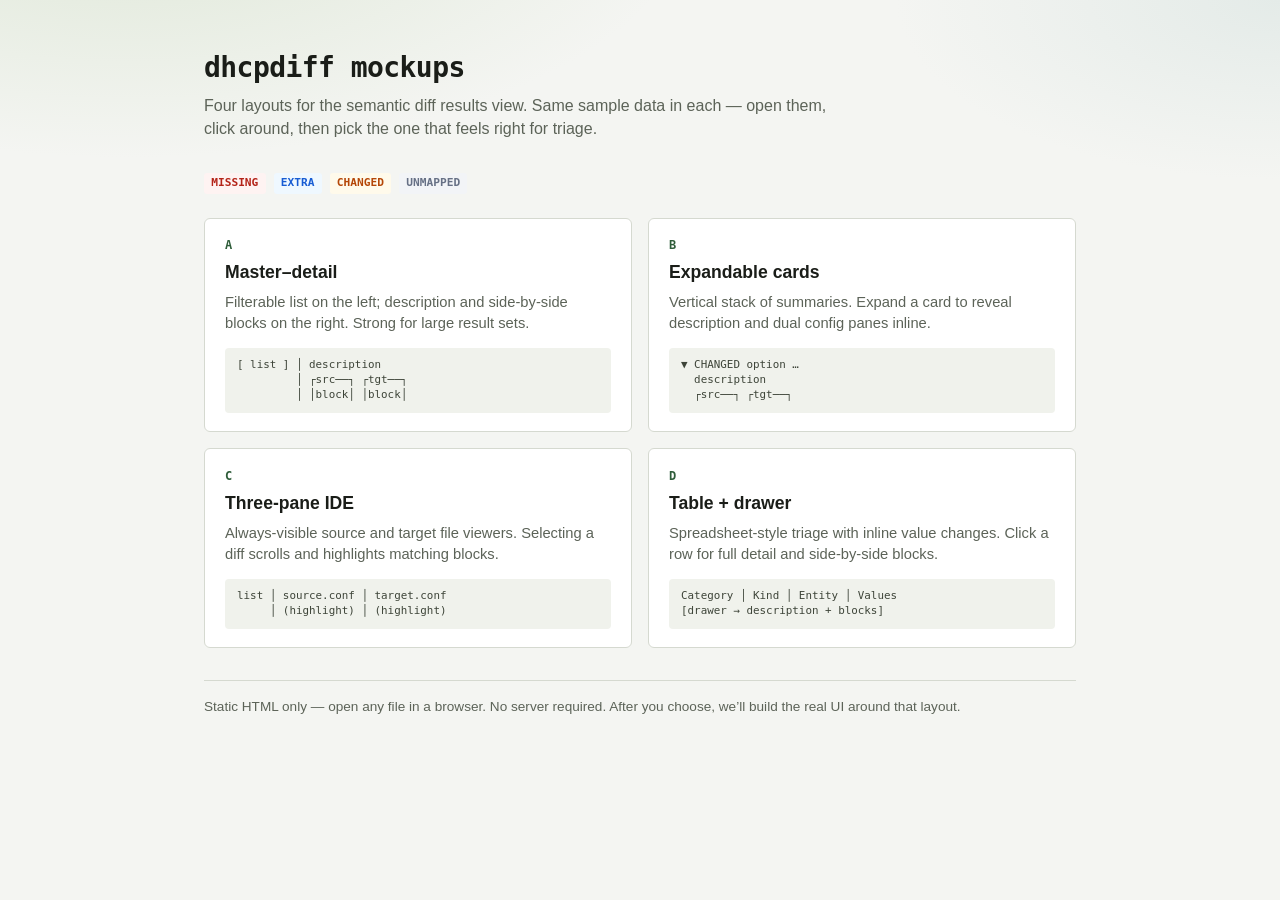
<file: mockups/index.html>
<!DOCTYPE html>
<html lang="en">
<head>
  <meta charset="utf-8" />
  <meta name="viewport" content="width=device-width, initial-scale=1" />
  <title>dhcpdiff — Diff view mockups</title>
  <style>
    :root {
      --bg: #f4f5f2;
      --surface: #ffffff;
      --ink: #1a1d18;
      --muted: #5c6358;
      --border: #d5d9d0;
      --accent: #2f5d3a;
      --missing: #b42318;
      --extra: #175cd3;
      --changed: #b54708;
      --unmapped: #667085;
    }
    * { box-sizing: border-box; }
    body {
      margin: 0;
      font-family: "IBM Plex Sans", "Segoe UI", sans-serif;
      background:
        radial-gradient(ellipse 80% 50% at 10% -10%, #dfe8d8 0%, transparent 55%),
        radial-gradient(ellipse 60% 40% at 100% 0%, #e4ebe8 0%, transparent 50%),
        var(--bg);
      color: var(--ink);
      min-height: 100vh;
      line-height: 1.45;
    }
    main {
      max-width: 920px;
      margin: 0 auto;
      padding: 3rem 1.5rem 4rem;
    }
    h1 {
      font-family: "IBM Plex Mono", "SF Mono", ui-monospace, monospace;
      font-size: 1.75rem;
      font-weight: 600;
      letter-spacing: -0.02em;
      margin: 0 0 0.35rem;
    }
    .lede {
      color: var(--muted);
      max-width: 40rem;
      margin: 0 0 2rem;
    }
    .grid {
      display: grid;
      gap: 1rem;
    }
    @media (min-width: 700px) {
      .grid { grid-template-columns: 1fr 1fr; }
    }
    a.card {
      display: block;
      text-decoration: none;
      color: inherit;
      background: var(--surface);
      border: 1px solid var(--border);
      border-radius: 6px;
      padding: 1.15rem 1.25rem;
      transition: border-color 120ms ease, transform 120ms ease;
    }
    a.card:hover {
      border-color: var(--accent);
      transform: translateY(-1px);
    }
    a.card:focus-visible {
      outline: 2px solid var(--accent);
      outline-offset: 2px;
    }
    .label {
      font-family: "IBM Plex Mono", ui-monospace, monospace;
      font-size: 0.75rem;
      font-weight: 600;
      text-transform: uppercase;
      letter-spacing: 0.06em;
      color: var(--accent);
      margin-bottom: 0.35rem;
    }
    .card h2 {
      font-size: 1.1rem;
      margin: 0 0 0.4rem;
      font-weight: 600;
    }
    .card p {
      margin: 0;
      font-size: 0.92rem;
      color: var(--muted);
    }
    .ascii {
      margin-top: 0.85rem;
      padding: 0.65rem 0.75rem;
      background: #f0f2ec;
      border-radius: 4px;
      font-family: "IBM Plex Mono", ui-monospace, monospace;
      font-size: 0.68rem;
      line-height: 1.35;
      color: #3d4438;
      white-space: pre;
      overflow-x: auto;
    }
    .note {
      margin-top: 2rem;
      font-size: 0.85rem;
      color: var(--muted);
      border-top: 1px solid var(--border);
      padding-top: 1rem;
    }
    .swatches {
      display: flex;
      flex-wrap: wrap;
      gap: 0.5rem;
      margin-top: 0.75rem;
    }
    .swatch {
      font-family: "IBM Plex Mono", ui-monospace, monospace;
      font-size: 0.7rem;
      padding: 0.15rem 0.45rem;
      border-radius: 3px;
      font-weight: 600;
    }
    .swatch.missing { background: #fef3f2; color: var(--missing); }
    .swatch.extra { background: #eff8ff; color: var(--extra); }
    .swatch.changed { background: #fffaeb; color: var(--changed); }
    .swatch.unmapped { background: #f2f4f7; color: var(--unmapped); }
  </style>
</head>
<body>
  <main>
    <h1>dhcpdiff mockups</h1>
    <p class="lede">
      Four layouts for the semantic diff results view. Same sample data in each —
      open them, click around, then pick the one that feels right for triage.
    </p>
    <div class="swatches">
      <span class="swatch missing">MISSING</span>
      <span class="swatch extra">EXTRA</span>
      <span class="swatch changed">CHANGED</span>
      <span class="swatch unmapped">UNMAPPED</span>
    </div>
    <div class="grid" style="margin-top: 1.5rem;">
      <a class="card" href="a-master-detail.html">
        <div class="label">A</div>
        <h2>Master–detail</h2>
        <p>Filterable list on the left; description and side-by-side blocks on the right. Strong for large result sets.</p>
        <div class="ascii">[ list ] │ description
         │ ┌src──┐ ┌tgt──┐
         │ │block│ │block│</div>
      </a>
      <a class="card" href="b-cards.html">
        <div class="label">B</div>
        <h2>Expandable cards</h2>
        <p>Vertical stack of summaries. Expand a card to reveal description and dual config panes inline.</p>
        <div class="ascii">▼ CHANGED option …
  description
  ┌src──┐ ┌tgt──┐</div>
      </a>
      <a class="card" href="c-ide.html">
        <div class="label">C</div>
        <h2>Three-pane IDE</h2>
        <p>Always-visible source and target file viewers. Selecting a diff scrolls and highlights matching blocks.</p>
        <div class="ascii">list │ source.conf │ target.conf
     │ (highlight) │ (highlight)</div>
      </a>
      <a class="card" href="d-table-drawer.html">
        <div class="label">D</div>
        <h2>Table + drawer</h2>
        <p>Spreadsheet-style triage with inline value changes. Click a row for full detail and side-by-side blocks.</p>
        <div class="ascii">Category │ Kind │ Entity │ Values
[drawer → description + blocks]</div>
      </a>
    </div>
    <p class="note">
      Static HTML only — open any file in a browser. No server required.
      After you choose, we’ll build the real UI around that layout.
    </p>
  </main>
</body>
</html>
</file>
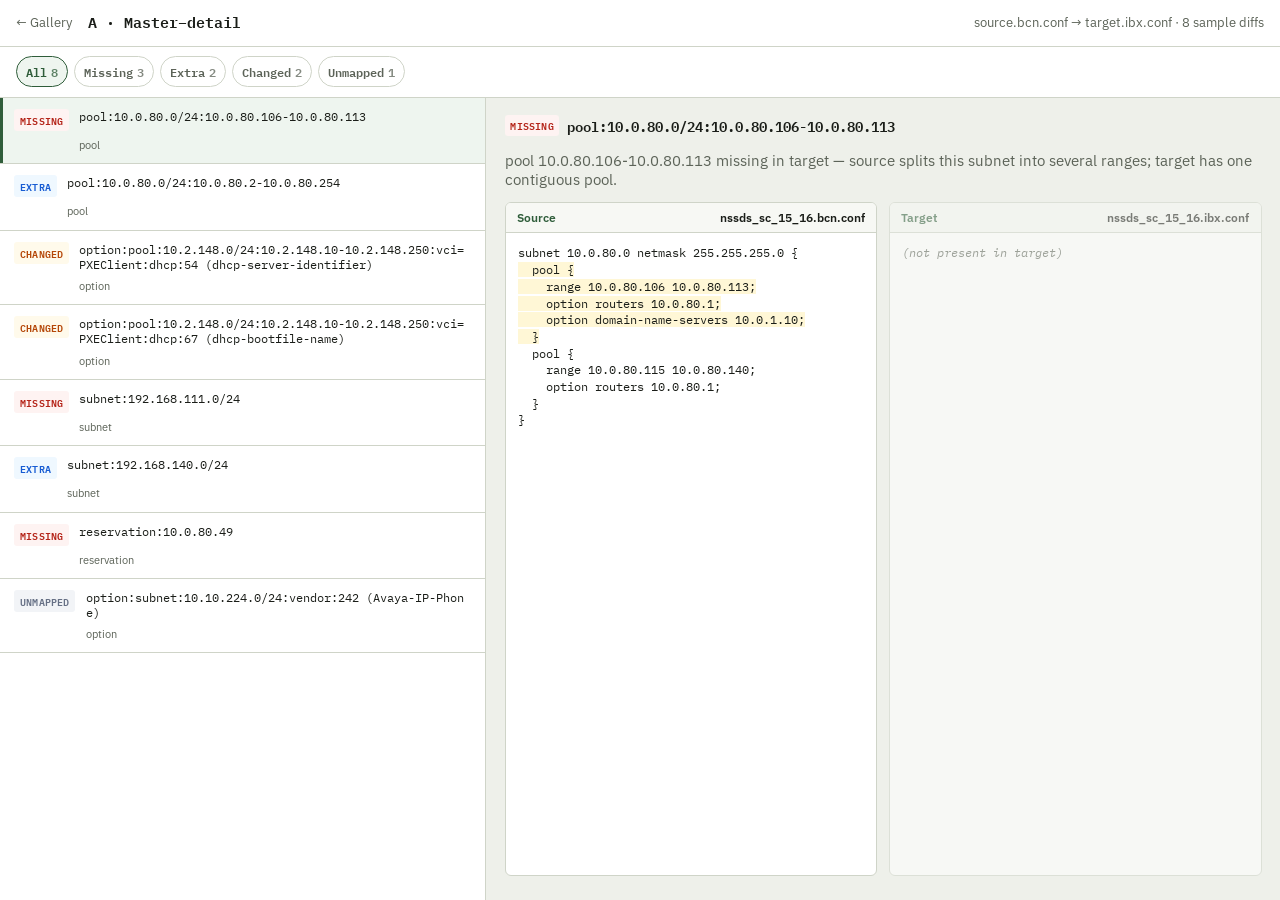
<file: mockups/a-master-detail.html>
<!DOCTYPE html>
<html lang="en">
<head>
  <meta charset="utf-8" />
  <meta name="viewport" content="width=device-width, initial-scale=1" />
  <title>A — Master–detail · dhcpdiff mockup</title>
  <link rel="preconnect" href="https://fonts.googleapis.com" />
  <link rel="preconnect" href="https://fonts.gstatic.com" crossorigin />
  <link href="https://fonts.googleapis.com/css2?family=IBM+Plex+Mono:wght@400;500;600&family=IBM+Plex+Sans:wght@400;500;600&display=swap" rel="stylesheet" />
  <style>
    :root {
      --bg: #eef0ea;
      --surface: #ffffff;
      --ink: #1a1d18;
      --muted: #5c6358;
      --border: #cfd4c8;
      --accent: #2f5d3a;
      --missing: #b42318;
      --missing-bg: #fef3f2;
      --extra: #175cd3;
      --extra-bg: #eff8ff;
      --changed: #b54708;
      --changed-bg: #fffaeb;
      --unmapped: #667085;
      --unmapped-bg: #f2f4f7;
      --code-bg: #f7f8f4;
      --hl: #fff7d6;
    }
    * { box-sizing: border-box; }
    body {
      margin: 0;
      height: 100vh;
      display: flex;
      flex-direction: column;
      font-family: "IBM Plex Sans", "Segoe UI", sans-serif;
      color: var(--ink);
      background: var(--bg);
    }
    header.app {
      display: flex;
      align-items: center;
      gap: 1rem;
      padding: 0.65rem 1rem;
      background: var(--surface);
      border-bottom: 1px solid var(--border);
      flex-shrink: 0;
    }
    header.app a.back {
      font-size: 0.8rem;
      color: var(--muted);
      text-decoration: none;
    }
    header.app a.back:hover { color: var(--accent); }
    header.app h1 {
      font-family: "IBM Plex Mono", ui-monospace, monospace;
      font-size: 0.95rem;
      font-weight: 600;
      margin: 0;
    }
    header.app .meta {
      margin-left: auto;
      font-size: 0.8rem;
      color: var(--muted);
    }
    .toolbar {
      display: flex;
      flex-wrap: wrap;
      gap: 0.5rem;
      align-items: center;
      padding: 0.6rem 1rem;
      background: var(--surface);
      border-bottom: 1px solid var(--border);
      flex-shrink: 0;
    }
    .counts { display: flex; gap: 0.4rem; flex-wrap: wrap; }
    .chip {
      font-family: "IBM Plex Mono", ui-monospace, monospace;
      font-size: 0.72rem;
      font-weight: 600;
      padding: 0.28rem 0.55rem;
      border-radius: 999px;
      border: 1px solid var(--border);
      background: #fff;
      color: var(--muted);
      cursor: pointer;
    }
    .chip.active { border-color: var(--accent); color: var(--accent); background: #eef5ef; }
    .chip .n { opacity: 0.75; margin-left: 0.25rem; }
    .badge {
      font-family: "IBM Plex Mono", ui-monospace, monospace;
      font-size: 0.65rem;
      font-weight: 600;
      padding: 0.12rem 0.35rem;
      border-radius: 3px;
      letter-spacing: 0.02em;
    }
    .badge.missing { background: var(--missing-bg); color: var(--missing); }
    .badge.extra { background: var(--extra-bg); color: var(--extra); }
    .badge.changed { background: var(--changed-bg); color: var(--changed); }
    .badge.unmapped { background: var(--unmapped-bg); color: var(--unmapped); }
    .workspace {
      flex: 1;
      display: grid;
      grid-template-columns: minmax(280px, 38%) 1fr;
      min-height: 0;
    }
    .list-pane {
      border-right: 1px solid var(--border);
      background: var(--surface);
      overflow: auto;
    }
    .list-item {
      display: grid;
      grid-template-columns: auto 1fr;
      gap: 0.45rem 0.65rem;
      padding: 0.7rem 0.9rem;
      border-bottom: 1px solid var(--border);
      cursor: pointer;
      align-items: start;
    }
    .list-item:hover { background: #f7f8f4; }
    .list-item.selected {
      background: #eef5ef;
      box-shadow: inset 3px 0 0 var(--accent);
    }
    .list-item .key {
      font-family: "IBM Plex Mono", ui-monospace, monospace;
      font-size: 0.75rem;
      word-break: break-all;
      grid-column: 2;
    }
    .list-item .kind {
      font-size: 0.7rem;
      color: var(--muted);
      grid-column: 2;
    }
    .detail-pane {
      overflow: auto;
      padding: 1rem 1.15rem 1.5rem;
      display: flex;
      flex-direction: column;
      gap: 0.85rem;
    }
    .detail-pane.empty {
      color: var(--muted);
      align-items: center;
      justify-content: center;
    }
    .detail-head {
      display: flex;
      flex-wrap: wrap;
      gap: 0.5rem;
      align-items: center;
    }
    .detail-head h2 {
      font-family: "IBM Plex Mono", ui-monospace, monospace;
      font-size: 0.9rem;
      font-weight: 600;
      margin: 0;
      word-break: break-all;
    }
    .detail-desc {
      font-size: 0.92rem;
      color: var(--muted);
      margin: 0;
    }
    .values {
      display: flex;
      gap: 0.75rem;
      flex-wrap: wrap;
      font-family: "IBM Plex Mono", ui-monospace, monospace;
      font-size: 0.8rem;
    }
    .values span {
      background: var(--code-bg);
      border: 1px solid var(--border);
      padding: 0.35rem 0.55rem;
      border-radius: 4px;
    }
    .values .arrow { background: none; border: none; color: var(--muted); padding: 0.35rem 0; }
    .dual {
      display: grid;
      grid-template-columns: 1fr 1fr;
      gap: 0.75rem;
      min-height: 0;
      flex: 1;
    }
    @media (max-width: 900px) {
      .workspace { grid-template-columns: 1fr; }
      .dual { grid-template-columns: 1fr; }
    }
    .code-panel {
      border: 1px solid var(--border);
      border-radius: 6px;
      background: var(--surface);
      display: flex;
      flex-direction: column;
      min-height: 220px;
      overflow: hidden;
    }
    .code-panel header {
      display: flex;
      justify-content: space-between;
      align-items: center;
      padding: 0.45rem 0.7rem;
      border-bottom: 1px solid var(--border);
      background: var(--code-bg);
      font-size: 0.75rem;
      font-weight: 600;
    }
    .code-panel header .side { color: var(--accent); }
    .code-panel pre {
      margin: 0;
      padding: 0.75rem;
      overflow: auto;
      flex: 1;
      font-family: "IBM Plex Mono", ui-monospace, monospace;
      font-size: 0.72rem;
      line-height: 1.45;
      white-space: pre;
    }
    .code-panel pre .hl {
      background: var(--hl);
      display: inline;
      box-decoration-break: clone;
      -webkit-box-decoration-break: clone;
    }
    .code-panel.absent { opacity: 0.55; }
    .code-panel.absent pre { color: var(--muted); font-style: italic; }
  </style>
</head>
<body>
  <header class="app">
    <a class="back" href="index.html">← Gallery</a>
    <h1>A · Master–detail</h1>
    <span class="meta">source.bcn.conf → target.ibx.conf · 8 sample diffs</span>
  </header>
  <div class="toolbar" id="toolbar"></div>
  <div class="workspace">
    <div class="list-pane" id="list"></div>
    <div class="detail-pane empty" id="detail">Select a difference</div>
  </div>
  <script src="sample-data.js"></script>
  <script>
    const state = { filter: "all", selected: 0 };

    function renderToolbar() {
      const counts = SAMPLE_COUNTS;
      const cats = [
        ["all", "All", counts.all],
        ["missing", "Missing", counts.missing],
        ["extra", "Extra", counts.extra],
        ["changed", "Changed", counts.changed],
        ["unmapped", "Unmapped", counts.unmapped],
      ];
      document.getElementById("toolbar").innerHTML =
        `<div class="counts">${cats.map(([id, label, n]) =>
          `<button type="button" class="chip ${state.filter === id ? "active" : ""}" data-f="${id}">${label}<span class="n">${n}</span></button>`
        ).join("")}</div>`;
      document.querySelectorAll(".chip").forEach((b) => {
        b.addEventListener("click", () => {
          state.filter = b.dataset.f;
          const visible = filtered();
          if (!visible.find((d) => d.id === state.selected)) {
            state.selected = visible[0]?.id ?? null;
          }
          render();
        });
      });
    }

    function filtered() {
      if (state.filter === "all") return SAMPLE_DIFFS;
      return SAMPLE_DIFFS.filter((d) => d.category === state.filter);
    }

    function renderList() {
      const items = filtered();
      document.getElementById("list").innerHTML = items.map((d) => `
        <div class="list-item ${d.id === state.selected ? "selected" : ""}" data-id="${d.id}">
          <span class="badge ${d.category}">${d.categoryLabel}</span>
          <div class="key">${escapeHtml(d.entityKey)}</div>
          <div class="kind">${d.kind}</div>
        </div>
      `).join("");
      document.querySelectorAll(".list-item").forEach((el) => {
        el.addEventListener("click", () => {
          state.selected = Number(el.dataset.id);
          render();
        });
      });
    }

    function renderDetail() {
      const d = SAMPLE_DIFFS.find((x) => x.id === state.selected);
      const pane = document.getElementById("detail");
      if (!d) {
        pane.className = "detail-pane empty";
        pane.textContent = "No differences in this filter";
        return;
      }
      pane.className = "detail-pane";
      const values = d.sourceValue != null
        ? `<div class="values"><span>source: ${escapeHtml(d.sourceValue)}</span><span class="arrow">→</span><span>target: ${escapeHtml(d.targetValue)}</span></div>`
        : "";
      pane.innerHTML = `
        <div class="detail-head">
          <span class="badge ${d.category}">${d.categoryLabel}</span>
          <h2>${escapeHtml(d.entityKey)}</h2>
        </div>
        <p class="detail-desc">${escapeHtml(d.detail)}</p>
        ${values}
        <div class="dual">
          <div class="code-panel ${d.sourceBlock ? "" : "absent"}">
            <header><span class="side">Source</span><span>${escapeHtml(d.sourceFile)}</span></header>
            <pre>${d.sourceBlock ? formatBlock(d.sourceBlock, d.highlightLines?.source) : "(not present in source)"}</pre>
          </div>
          <div class="code-panel ${d.targetBlock ? "" : "absent"}">
            <header><span class="side">Target</span><span>${escapeHtml(d.targetFile)}</span></header>
            <pre>${d.targetBlock ? formatBlock(d.targetBlock, d.highlightLines?.target) : "(not present in target)"}</pre>
          </div>
        </div>
      `;
    }

    function formatBlock(text, hlLines) {
      const set = new Set(hlLines || []);
      return text.split("\n").map((line, i) => {
        const n = i + 1;
        const body = escapeHtml(line) || " ";
        return set.has(n) ? `<span class="hl">${body}</span>\n` : `${body}\n`;
      }).join("").replace(/\n$/, "");
    }

    function escapeHtml(s) {
      return String(s)
        .replace(/&/g, "&amp;")
        .replace(/</g, "&lt;")
        .replace(/>/g, "&gt;")
        .replace(/"/g, "&quot;");
    }

    function render() {
      renderToolbar();
      renderList();
      renderDetail();
    }

    render();
  </script>
</body>
</html>
</file>
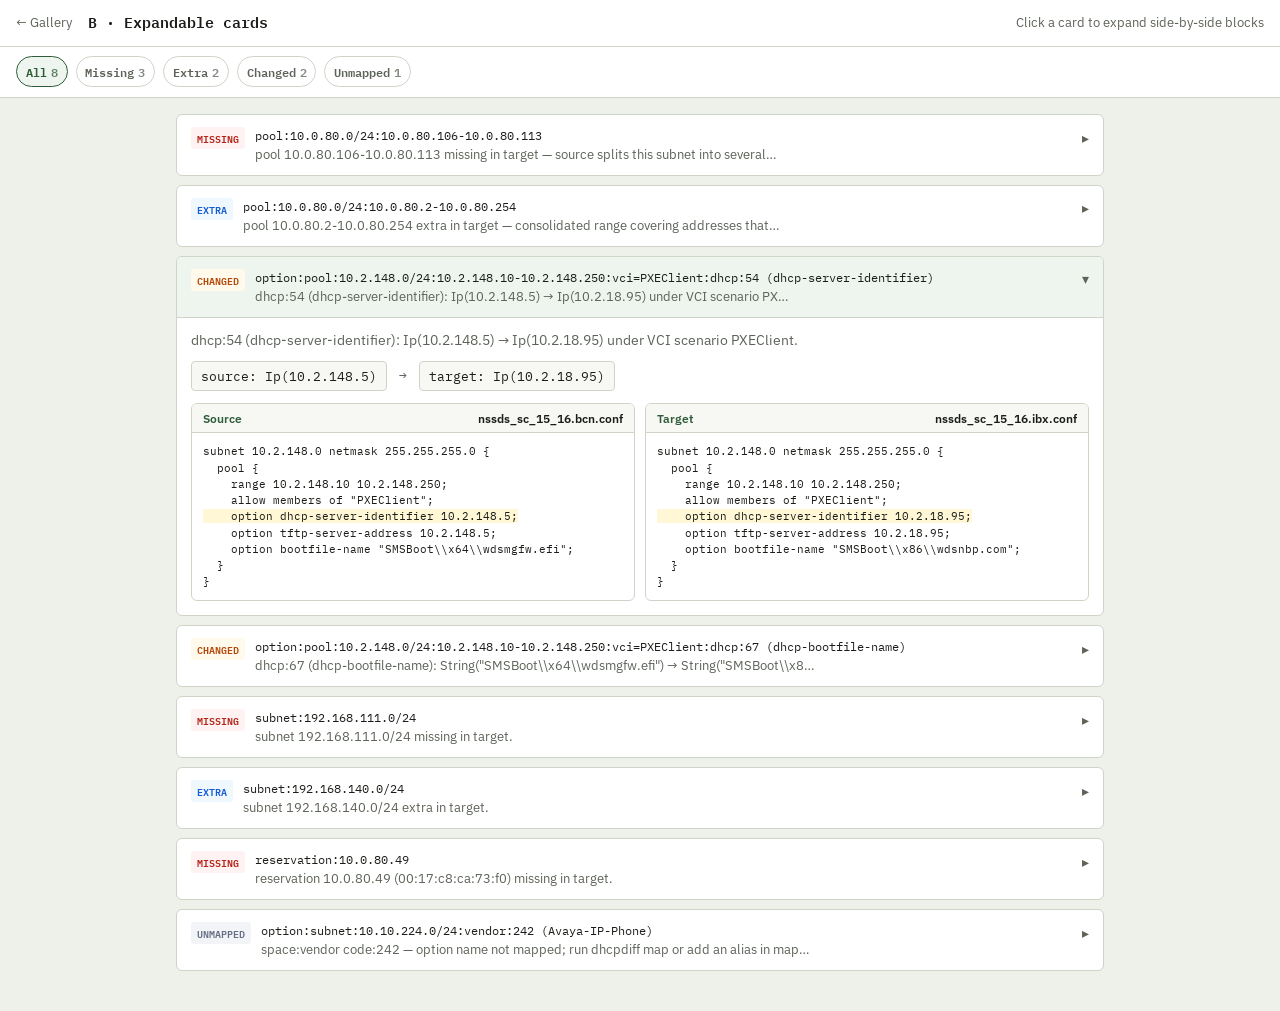
<file: mockups/b-cards.html>
<!DOCTYPE html>
<html lang="en">
<head>
  <meta charset="utf-8" />
  <meta name="viewport" content="width=device-width, initial-scale=1" />
  <title>B — Expandable cards · dhcpdiff mockup</title>
  <link rel="preconnect" href="https://fonts.googleapis.com" />
  <link rel="preconnect" href="https://fonts.gstatic.com" crossorigin />
  <link href="https://fonts.googleapis.com/css2?family=IBM+Plex+Mono:wght@400;500;600&family=IBM+Plex+Sans:wght@400;500;600&display=swap" rel="stylesheet" />
  <style>
    :root {
      --bg: #eef0ea;
      --surface: #ffffff;
      --ink: #1a1d18;
      --muted: #5c6358;
      --border: #cfd4c8;
      --accent: #2f5d3a;
      --missing: #b42318;
      --missing-bg: #fef3f2;
      --extra: #175cd3;
      --extra-bg: #eff8ff;
      --changed: #b54708;
      --changed-bg: #fffaeb;
      --unmapped: #667085;
      --unmapped-bg: #f2f4f7;
      --code-bg: #f7f8f4;
      --hl: #fff7d6;
    }
    * { box-sizing: border-box; }
    body {
      margin: 0;
      min-height: 100vh;
      font-family: "IBM Plex Sans", "Segoe UI", sans-serif;
      color: var(--ink);
      background: var(--bg);
    }
    header.app {
      position: sticky;
      top: 0;
      z-index: 10;
      display: flex;
      align-items: center;
      gap: 1rem;
      padding: 0.65rem 1rem;
      background: var(--surface);
      border-bottom: 1px solid var(--border);
    }
    header.app a.back { font-size: 0.8rem; color: var(--muted); text-decoration: none; }
    header.app a.back:hover { color: var(--accent); }
    header.app h1 {
      font-family: "IBM Plex Mono", ui-monospace, monospace;
      font-size: 0.95rem;
      font-weight: 600;
      margin: 0;
    }
    header.app .meta { margin-left: auto; font-size: 0.8rem; color: var(--muted); }
    .toolbar {
      position: sticky;
      top: 45px;
      z-index: 9;
      display: flex;
      flex-wrap: wrap;
      gap: 0.5rem;
      padding: 0.6rem 1rem;
      background: var(--surface);
      border-bottom: 1px solid var(--border);
    }
    .chip {
      font-family: "IBM Plex Mono", ui-monospace, monospace;
      font-size: 0.72rem;
      font-weight: 600;
      padding: 0.28rem 0.55rem;
      border-radius: 999px;
      border: 1px solid var(--border);
      background: #fff;
      color: var(--muted);
      cursor: pointer;
    }
    .chip.active { border-color: var(--accent); color: var(--accent); background: #eef5ef; }
    .chip .n { opacity: 0.75; margin-left: 0.25rem; }
    .badge {
      font-family: "IBM Plex Mono", ui-monospace, monospace;
      font-size: 0.65rem;
      font-weight: 600;
      padding: 0.12rem 0.35rem;
      border-radius: 3px;
    }
    .badge.missing { background: var(--missing-bg); color: var(--missing); }
    .badge.extra { background: var(--extra-bg); color: var(--extra); }
    .badge.changed { background: var(--changed-bg); color: var(--changed); }
    .badge.unmapped { background: var(--unmapped-bg); color: var(--unmapped); }
    main {
      max-width: 960px;
      margin: 0 auto;
      padding: 1rem 1rem 2.5rem;
      display: flex;
      flex-direction: column;
      gap: 0.55rem;
    }
    .card {
      background: var(--surface);
      border: 1px solid var(--border);
      border-radius: 6px;
      overflow: hidden;
    }
    .card-head {
      display: grid;
      grid-template-columns: auto 1fr auto;
      gap: 0.65rem;
      align-items: start;
      padding: 0.75rem 0.9rem;
      cursor: pointer;
      width: 100%;
      text-align: left;
      border: none;
      background: transparent;
      font: inherit;
      color: inherit;
    }
    .card-head:hover { background: #f7f8f4; }
    .card.open .card-head { background: #eef5ef; }
    .card-head .key {
      font-family: "IBM Plex Mono", ui-monospace, monospace;
      font-size: 0.78rem;
      word-break: break-all;
    }
    .card-head .summary {
      font-size: 0.8rem;
      color: var(--muted);
      margin-top: 0.2rem;
    }
    .chevron {
      font-family: "IBM Plex Mono", ui-monospace, monospace;
      color: var(--muted);
      font-size: 0.85rem;
      padding-top: 0.1rem;
    }
    .card-body {
      display: none;
      padding: 0 0.9rem 0.9rem;
      border-top: 1px solid var(--border);
    }
    .card.open .card-body { display: block; }
    .detail-desc {
      font-size: 0.9rem;
      color: var(--muted);
      margin: 0.75rem 0;
    }
    .values {
      display: flex;
      gap: 0.75rem;
      flex-wrap: wrap;
      font-family: "IBM Plex Mono", ui-monospace, monospace;
      font-size: 0.8rem;
      margin-bottom: 0.75rem;
    }
    .values span {
      background: var(--code-bg);
      border: 1px solid var(--border);
      padding: 0.35rem 0.55rem;
      border-radius: 4px;
    }
    .values .arrow { background: none; border: none; color: var(--muted); padding: 0.35rem 0; }
    .dual {
      display: grid;
      grid-template-columns: 1fr 1fr;
      gap: 0.65rem;
    }
    @media (max-width: 720px) { .dual { grid-template-columns: 1fr; } }
    .code-panel {
      border: 1px solid var(--border);
      border-radius: 6px;
      background: var(--surface);
      overflow: hidden;
    }
    .code-panel header {
      display: flex;
      justify-content: space-between;
      padding: 0.4rem 0.65rem;
      border-bottom: 1px solid var(--border);
      background: var(--code-bg);
      font-size: 0.72rem;
      font-weight: 600;
    }
    .code-panel header .side { color: var(--accent); }
    .code-panel pre {
      margin: 0;
      padding: 0.65rem;
      overflow: auto;
      font-family: "IBM Plex Mono", ui-monospace, monospace;
      font-size: 0.7rem;
      line-height: 1.45;
      white-space: pre;
      max-height: 240px;
    }
    .code-panel pre .hl { background: var(--hl); }
    .code-panel.absent { opacity: 0.55; }
    .code-panel.absent pre { color: var(--muted); font-style: italic; }
  </style>
</head>
<body>
  <header class="app">
    <a class="back" href="index.html">← Gallery</a>
    <h1>B · Expandable cards</h1>
    <span class="meta">Click a card to expand side-by-side blocks</span>
  </header>
  <div class="toolbar" id="toolbar"></div>
  <main id="cards"></main>
  <script src="sample-data.js"></script>
  <script>
    const state = { filter: "all", open: new Set([2]) };

    function filtered() {
      if (state.filter === "all") return SAMPLE_DIFFS;
      return SAMPLE_DIFFS.filter((d) => d.category === state.filter);
    }

    function formatBlock(text, hlLines) {
      const set = new Set(hlLines || []);
      return text.split("\n").map((line, i) => {
        const body = escapeHtml(line) || " ";
        return set.has(i + 1) ? `<span class="hl">${body}</span>\n` : `${body}\n`;
      }).join("").replace(/\n$/, "");
    }

    function escapeHtml(s) {
      return String(s).replace(/&/g, "&amp;").replace(/</g, "&lt;").replace(/>/g, "&gt;").replace(/"/g, "&quot;");
    }

    function shortDetail(d) {
      const t = d.detail;
      return t.length > 90 ? t.slice(0, 87) + "…" : t;
    }

    function render() {
      const counts = SAMPLE_COUNTS;
      const cats = [
        ["all", "All", counts.all],
        ["missing", "Missing", counts.missing],
        ["extra", "Extra", counts.extra],
        ["changed", "Changed", counts.changed],
        ["unmapped", "Unmapped", counts.unmapped],
      ];
      document.getElementById("toolbar").innerHTML = cats.map(([id, label, n]) =>
        `<button type="button" class="chip ${state.filter === id ? "active" : ""}" data-f="${id}">${label}<span class="n">${n}</span></button>`
      ).join("");
      document.querySelectorAll(".chip").forEach((b) => {
        b.addEventListener("click", () => { state.filter = b.dataset.f; render(); });
      });

      document.getElementById("cards").innerHTML = filtered().map((d) => {
        const open = state.open.has(d.id);
        const values = d.sourceValue != null
          ? `<div class="values"><span>source: ${escapeHtml(d.sourceValue)}</span><span class="arrow">→</span><span>target: ${escapeHtml(d.targetValue)}</span></div>`
          : "";
        return `
          <article class="card ${open ? "open" : ""}" data-id="${d.id}">
            <button type="button" class="card-head" aria-expanded="${open}">
              <span class="badge ${d.category}">${d.categoryLabel}</span>
              <div>
                <div class="key">${escapeHtml(d.entityKey)}</div>
                <div class="summary">${escapeHtml(shortDetail(d))}</div>
              </div>
              <span class="chevron">${open ? "▾" : "▸"}</span>
            </button>
            <div class="card-body">
              <p class="detail-desc">${escapeHtml(d.detail)}</p>
              ${values}
              <div class="dual">
                <div class="code-panel ${d.sourceBlock ? "" : "absent"}">
                  <header><span class="side">Source</span><span>${escapeHtml(d.sourceFile)}</span></header>
                  <pre>${d.sourceBlock ? formatBlock(d.sourceBlock, d.highlightLines?.source) : "(not present in source)"}</pre>
                </div>
                <div class="code-panel ${d.targetBlock ? "" : "absent"}">
                  <header><span class="side">Target</span><span>${escapeHtml(d.targetFile)}</span></header>
                  <pre>${d.targetBlock ? formatBlock(d.targetBlock, d.highlightLines?.target) : "(not present in target)"}</pre>
                </div>
              </div>
            </div>
          </article>
        `;
      }).join("");

      document.querySelectorAll(".card-head").forEach((btn) => {
        btn.addEventListener("click", () => {
          const id = Number(btn.closest(".card").dataset.id);
          if (state.open.has(id)) state.open.delete(id);
          else state.open.add(id);
          render();
        });
      });
    }

    render();
  </script>
</body>
</html>
</file>
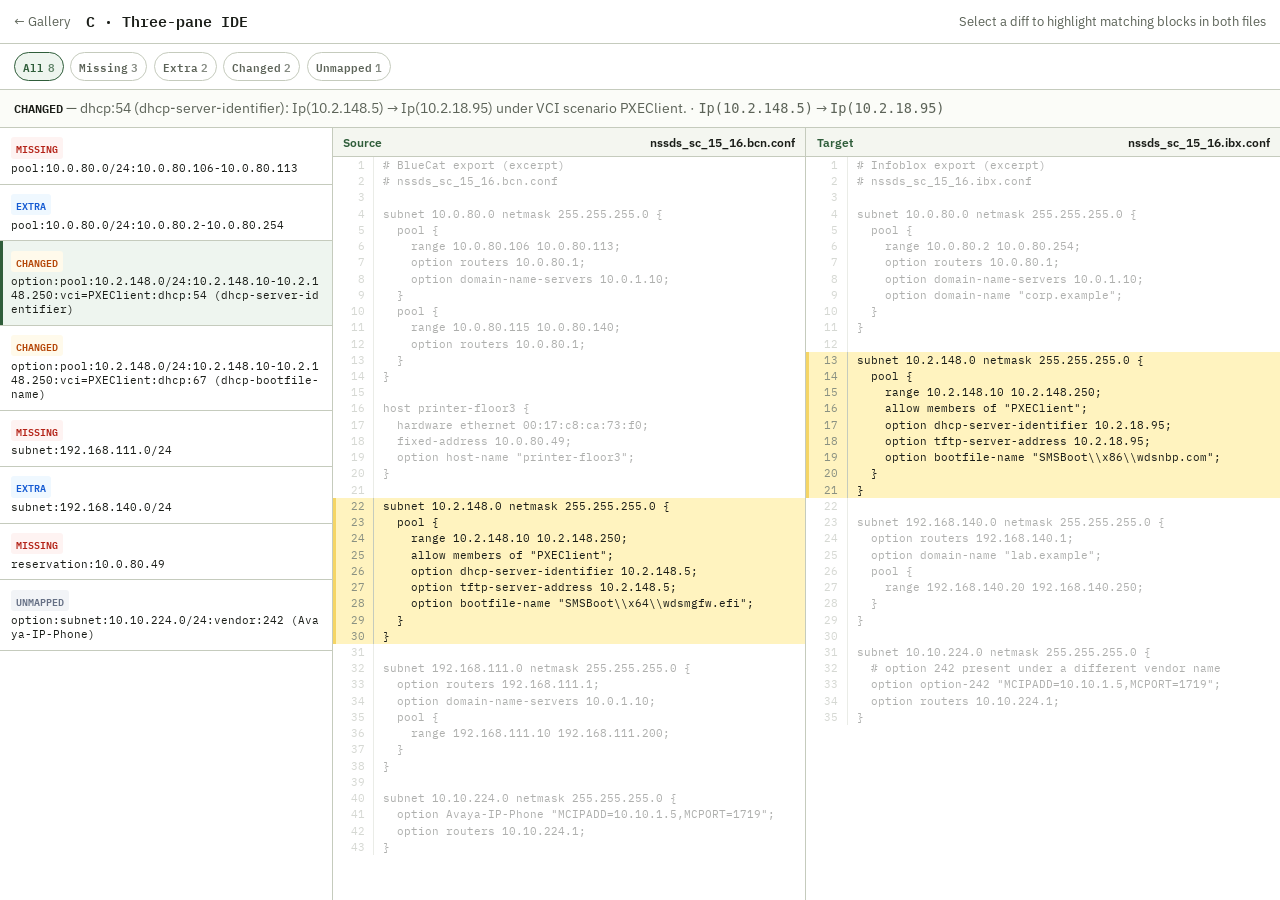
<file: mockups/c-ide.html>
<!DOCTYPE html>
<html lang="en">
<head>
  <meta charset="utf-8" />
  <meta name="viewport" content="width=device-width, initial-scale=1" />
  <title>C — Three-pane IDE · dhcpdiff mockup</title>
  <link rel="preconnect" href="https://fonts.googleapis.com" />
  <link rel="preconnect" href="https://fonts.gstatic.com" crossorigin />
  <link href="https://fonts.googleapis.com/css2?family=IBM+Plex+Mono:wght@400;500;600&family=IBM+Plex+Sans:wght@400;500;600&display=swap" rel="stylesheet" />
  <style>
    :root {
      --bg: #e8ebe3;
      --surface: #ffffff;
      --ink: #1a1d18;
      --muted: #5c6358;
      --border: #c5cbbd;
      --accent: #2f5d3a;
      --missing: #b42318;
      --missing-bg: #fef3f2;
      --extra: #175cd3;
      --extra-bg: #eff8ff;
      --changed: #b54708;
      --changed-bg: #fffaeb;
      --unmapped: #667085;
      --unmapped-bg: #f2f4f7;
      --code-bg: #f4f6f0;
      --hl: #fff3bf;
      --hl-border: #f5d565;
      --gutter: #8a9182;
    }
    * { box-sizing: border-box; }
    body {
      margin: 0;
      height: 100vh;
      display: flex;
      flex-direction: column;
      font-family: "IBM Plex Sans", "Segoe UI", sans-serif;
      color: var(--ink);
      background: var(--bg);
    }
    header.app {
      display: flex;
      align-items: center;
      gap: 1rem;
      padding: 0.55rem 0.9rem;
      background: var(--surface);
      border-bottom: 1px solid var(--border);
      flex-shrink: 0;
    }
    header.app a.back { font-size: 0.8rem; color: var(--muted); text-decoration: none; }
    header.app a.back:hover { color: var(--accent); }
    header.app h1 {
      font-family: "IBM Plex Mono", ui-monospace, monospace;
      font-size: 0.95rem;
      font-weight: 600;
      margin: 0;
    }
    header.app .meta { margin-left: auto; font-size: 0.8rem; color: var(--muted); }
    .toolbar {
      display: flex;
      flex-wrap: wrap;
      gap: 0.4rem;
      padding: 0.5rem 0.9rem;
      background: var(--surface);
      border-bottom: 1px solid var(--border);
      flex-shrink: 0;
    }
    .chip {
      font-family: "IBM Plex Mono", ui-monospace, monospace;
      font-size: 0.7rem;
      font-weight: 600;
      padding: 0.25rem 0.5rem;
      border-radius: 999px;
      border: 1px solid var(--border);
      background: #fff;
      color: var(--muted);
      cursor: pointer;
    }
    .chip.active { border-color: var(--accent); color: var(--accent); background: #eef5ef; }
    .chip .n { opacity: 0.75; margin-left: 0.2rem; }
    .badge {
      font-family: "IBM Plex Mono", ui-monospace, monospace;
      font-size: 0.62rem;
      font-weight: 600;
      padding: 0.1rem 0.3rem;
      border-radius: 3px;
    }
    .badge.missing { background: var(--missing-bg); color: var(--missing); }
    .badge.extra { background: var(--extra-bg); color: var(--extra); }
    .badge.changed { background: var(--changed-bg); color: var(--changed); }
    .badge.unmapped { background: var(--unmapped-bg); color: var(--unmapped); }
    .desc-bar {
      padding: 0.55rem 0.9rem;
      background: #fbfcf8;
      border-bottom: 1px solid var(--border);
      font-size: 0.85rem;
      color: var(--muted);
      flex-shrink: 0;
      min-height: 2.4rem;
    }
    .desc-bar strong {
      color: var(--ink);
      font-weight: 600;
      font-family: "IBM Plex Mono", ui-monospace, monospace;
      font-size: 0.78rem;
    }
    .workspace {
      flex: 1;
      display: grid;
      grid-template-columns: minmax(220px, 26%) 1fr 1fr;
      min-height: 0;
    }
    @media (max-width: 1000px) {
      .workspace { grid-template-columns: 1fr; grid-template-rows: 180px 1fr 1fr; }
    }
    .list-pane {
      border-right: 1px solid var(--border);
      background: var(--surface);
      overflow: auto;
    }
    .list-item {
      padding: 0.55rem 0.7rem;
      border-bottom: 1px solid var(--border);
      cursor: pointer;
    }
    .list-item:hover { background: #f7f8f4; }
    .list-item.selected {
      background: #eef5ef;
      box-shadow: inset 3px 0 0 var(--accent);
    }
    .list-item .key {
      font-family: "IBM Plex Mono", ui-monospace, monospace;
      font-size: 0.68rem;
      word-break: break-all;
      margin-top: 0.25rem;
    }
    .file-pane {
      display: flex;
      flex-direction: column;
      min-height: 0;
      border-right: 1px solid var(--border);
      background: var(--surface);
    }
    .file-pane:last-child { border-right: none; }
    .file-pane header {
      display: flex;
      justify-content: space-between;
      align-items: center;
      padding: 0.4rem 0.65rem;
      border-bottom: 1px solid var(--border);
      background: var(--code-bg);
      font-size: 0.72rem;
      font-weight: 600;
      flex-shrink: 0;
    }
    .file-pane header .side { color: var(--accent); }
    .file-scroll {
      overflow: auto;
      flex: 1;
      font-family: "IBM Plex Mono", ui-monospace, monospace;
      font-size: 0.7rem;
      line-height: 1.45;
    }
    .line {
      display: grid;
      grid-template-columns: 2.6rem 1fr;
      padding: 0 0.5rem 0 0;
    }
    .line .num {
      color: var(--gutter);
      text-align: right;
      padding-right: 0.55rem;
      user-select: none;
      border-right: 1px solid var(--border);
    }
    .line .code {
      padding-left: 0.55rem;
      white-space: pre;
    }
    .line.hl {
      background: var(--hl);
    }
    .line.hl .num {
      border-left: 3px solid var(--hl-border);
      padding-left: 0;
    }
    .line.dim { opacity: 0.35; }
  </style>
</head>
<body>
  <header class="app">
    <a class="back" href="index.html">← Gallery</a>
    <h1>C · Three-pane IDE</h1>
    <span class="meta">Select a diff to highlight matching blocks in both files</span>
  </header>
  <div class="toolbar" id="toolbar"></div>
  <div class="desc-bar" id="desc">Loading…</div>
  <div class="workspace">
    <div class="list-pane" id="list"></div>
    <div class="file-pane">
      <header><span class="side">Source</span><span>nssds_sc_15_16.bcn.conf</span></header>
      <div class="file-scroll" id="sourceFile"></div>
    </div>
    <div class="file-pane">
      <header><span class="side">Target</span><span>nssds_sc_15_16.ibx.conf</span></header>
      <div class="file-scroll" id="targetFile"></div>
    </div>
  </div>
  <script src="sample-data.js"></script>
  <script>
    const state = { filter: "all", selected: 2 };

    function filtered() {
      if (state.filter === "all") return SAMPLE_DIFFS;
      return SAMPLE_DIFFS.filter((d) => d.category === state.filter);
    }

    function escapeHtml(s) {
      return String(s).replace(/&/g, "&amp;").replace(/</g, "&lt;").replace(/>/g, "&gt;").replace(/"/g, "&quot;");
    }

    function inRange(n, range) {
      if (!range) return false;
      return n >= range[0] && n <= range[1];
    }

    function renderFile(el, text, range, scrollTo) {
      const lines = text.replace(/\n$/, "").split("\n");
      const hasHl = !!range;
      el.innerHTML = lines.map((line, i) => {
        const n = i + 1;
        const hl = inRange(n, range);
        const dim = hasHl && !hl;
        return `<div class="line ${hl ? "hl" : ""} ${dim ? "dim" : ""}" data-line="${n}"><span class="num">${n}</span><span class="code">${escapeHtml(line) || " "}</span></div>`;
      }).join("");
      if (scrollTo && range) {
        const target = el.querySelector(`[data-line="${range[0]}"]`);
        if (target) target.scrollIntoView({ block: "center", behavior: "smooth" });
      }
    }

    function render() {
      const counts = SAMPLE_COUNTS;
      const cats = [
        ["all", "All", counts.all],
        ["missing", "Missing", counts.missing],
        ["extra", "Extra", counts.extra],
        ["changed", "Changed", counts.changed],
        ["unmapped", "Unmapped", counts.unmapped],
      ];
      document.getElementById("toolbar").innerHTML = cats.map(([id, label, n]) =>
        `<button type="button" class="chip ${state.filter === id ? "active" : ""}" data-f="${id}">${label}<span class="n">${n}</span></button>`
      ).join("");
      document.querySelectorAll(".chip").forEach((b) => {
        b.addEventListener("click", () => {
          state.filter = b.dataset.f;
          const visible = filtered();
          if (!visible.find((d) => d.id === state.selected)) {
            state.selected = visible[0]?.id ?? null;
          }
          render();
        });
      });

      document.getElementById("list").innerHTML = filtered().map((d) => `
        <div class="list-item ${d.id === state.selected ? "selected" : ""}" data-id="${d.id}">
          <span class="badge ${d.category}">${d.categoryLabel}</span>
          <div class="key">${escapeHtml(d.entityKey)}</div>
        </div>
      `).join("");
      document.querySelectorAll(".list-item").forEach((el) => {
        el.addEventListener("click", () => {
          state.selected = Number(el.dataset.id);
          render(true);
        });
      });

      const d = SAMPLE_DIFFS.find((x) => x.id === state.selected);
      const desc = document.getElementById("desc");
      if (!d) {
        desc.textContent = "No differences in this filter";
        renderFile(document.getElementById("sourceFile"), SAMPLE_SOURCE_FILE, null, false);
        renderFile(document.getElementById("targetFile"), SAMPLE_TARGET_FILE, null, false);
        return;
      }
      const values = d.sourceValue != null
        ? ` · <code>${escapeHtml(d.sourceValue)}</code> → <code>${escapeHtml(d.targetValue)}</code>`
        : "";
      desc.innerHTML = `<strong>${d.categoryLabel}</strong> — ${escapeHtml(d.detail)}${values}`;

      const hl = SAMPLE_FILE_HIGHLIGHTS[d.id] || {};
      const scroll = arguments[0] === true || arguments[0] === undefined;
      renderFile(document.getElementById("sourceFile"), SAMPLE_SOURCE_FILE, hl.source, scroll);
      renderFile(document.getElementById("targetFile"), SAMPLE_TARGET_FILE, hl.target, scroll);
    }

    render(true);
  </script>
</body>
</html>
</file>
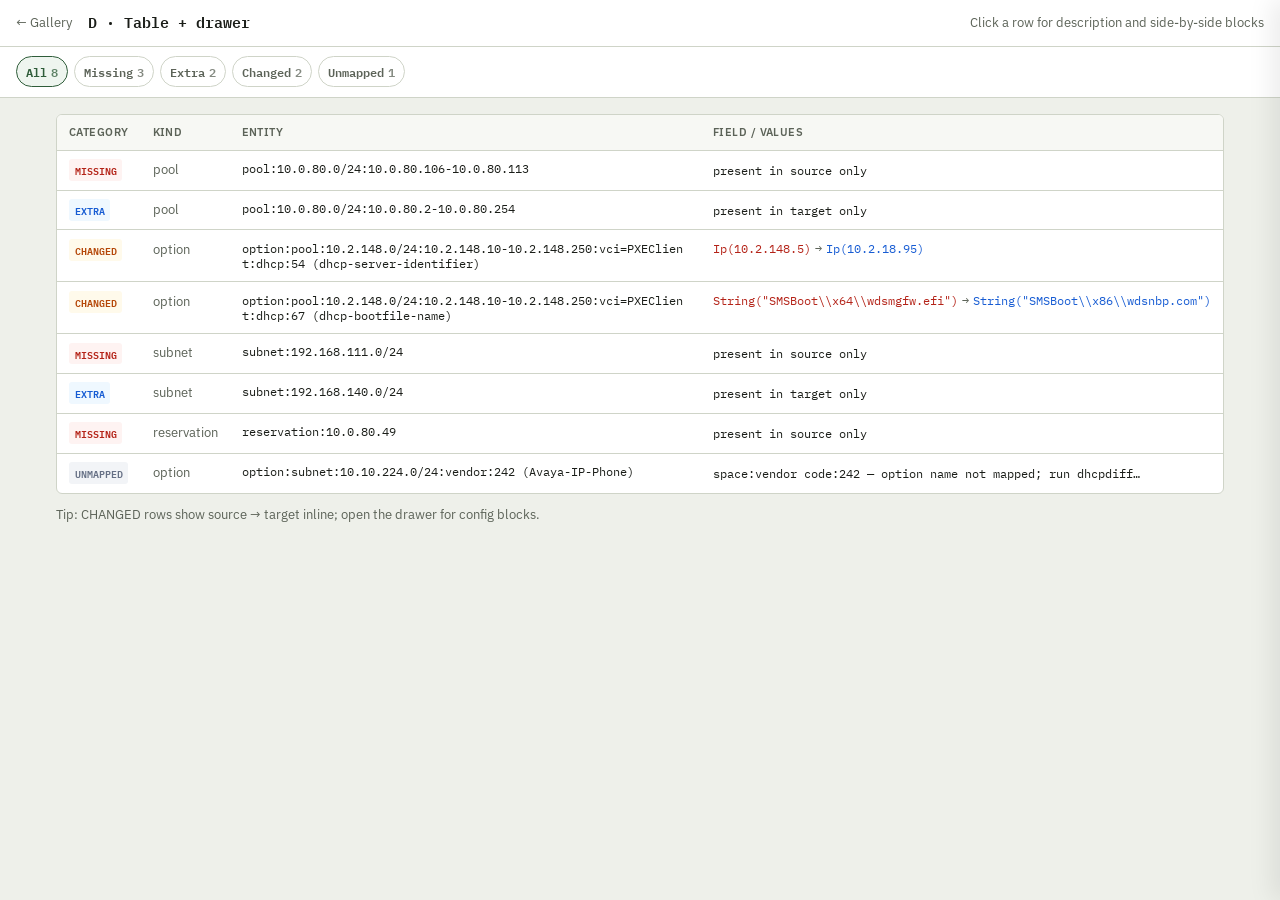
<file: mockups/d-table-drawer.html>
<!DOCTYPE html>
<html lang="en">
<head>
  <meta charset="utf-8" />
  <meta name="viewport" content="width=device-width, initial-scale=1" />
  <title>D — Table + drawer · dhcpdiff mockup</title>
  <link rel="preconnect" href="https://fonts.googleapis.com" />
  <link rel="preconnect" href="https://fonts.gstatic.com" crossorigin />
  <link href="https://fonts.googleapis.com/css2?family=IBM+Plex+Mono:wght@400;500;600&family=IBM+Plex+Sans:wght@400;500;600&display=swap" rel="stylesheet" />
  <style>
    :root {
      --bg: #eef0ea;
      --surface: #ffffff;
      --ink: #1a1d18;
      --muted: #5c6358;
      --border: #cfd4c8;
      --accent: #2f5d3a;
      --missing: #b42318;
      --missing-bg: #fef3f2;
      --extra: #175cd3;
      --extra-bg: #eff8ff;
      --changed: #b54708;
      --changed-bg: #fffaeb;
      --unmapped: #667085;
      --unmapped-bg: #f2f4f7;
      --code-bg: #f7f8f4;
      --hl: #fff7d6;
      --drawer-w: min(520px, 100vw);
    }
    * { box-sizing: border-box; }
    body {
      margin: 0;
      min-height: 100vh;
      font-family: "IBM Plex Sans", "Segoe UI", sans-serif;
      color: var(--ink);
      background: var(--bg);
    }
    header.app {
      display: flex;
      align-items: center;
      gap: 1rem;
      padding: 0.65rem 1rem;
      background: var(--surface);
      border-bottom: 1px solid var(--border);
      position: sticky;
      top: 0;
      z-index: 5;
    }
    header.app a.back { font-size: 0.8rem; color: var(--muted); text-decoration: none; }
    header.app a.back:hover { color: var(--accent); }
    header.app h1 {
      font-family: "IBM Plex Mono", ui-monospace, monospace;
      font-size: 0.95rem;
      font-weight: 600;
      margin: 0;
    }
    header.app .meta { margin-left: auto; font-size: 0.8rem; color: var(--muted); }
    .toolbar {
      display: flex;
      flex-wrap: wrap;
      gap: 0.4rem;
      padding: 0.6rem 1rem;
      background: var(--surface);
      border-bottom: 1px solid var(--border);
      position: sticky;
      top: 45px;
      z-index: 4;
    }
    .chip {
      font-family: "IBM Plex Mono", ui-monospace, monospace;
      font-size: 0.72rem;
      font-weight: 600;
      padding: 0.28rem 0.55rem;
      border-radius: 999px;
      border: 1px solid var(--border);
      background: #fff;
      color: var(--muted);
      cursor: pointer;
    }
    .chip.active { border-color: var(--accent); color: var(--accent); background: #eef5ef; }
    .chip .n { opacity: 0.75; margin-left: 0.25rem; }
    .badge {
      font-family: "IBM Plex Mono", ui-monospace, monospace;
      font-size: 0.65rem;
      font-weight: 600;
      padding: 0.12rem 0.35rem;
      border-radius: 3px;
      white-space: nowrap;
    }
    .badge.missing { background: var(--missing-bg); color: var(--missing); }
    .badge.extra { background: var(--extra-bg); color: var(--extra); }
    .badge.changed { background: var(--changed-bg); color: var(--changed); }
    .badge.unmapped { background: var(--unmapped-bg); color: var(--unmapped); }
    main { padding: 1rem; max-width: 1200px; margin: 0 auto; }
    .table-wrap {
      background: var(--surface);
      border: 1px solid var(--border);
      border-radius: 6px;
      overflow: auto;
    }
    table {
      width: 100%;
      border-collapse: collapse;
      font-size: 0.85rem;
    }
    th {
      text-align: left;
      font-size: 0.7rem;
      text-transform: uppercase;
      letter-spacing: 0.04em;
      color: var(--muted);
      font-weight: 600;
      padding: 0.65rem 0.75rem;
      border-bottom: 1px solid var(--border);
      background: #f7f8f4;
      position: sticky;
      top: 0;
    }
    td {
      padding: 0.65rem 0.75rem;
      border-bottom: 1px solid var(--border);
      vertical-align: top;
    }
    tr { cursor: pointer; }
    tr:hover td { background: #f7f8f4; }
    tr.selected td { background: #eef5ef; }
    tr:last-child td { border-bottom: none; }
    .mono {
      font-family: "IBM Plex Mono", ui-monospace, monospace;
      font-size: 0.75rem;
      word-break: break-all;
    }
    .kind-cell { color: var(--muted); font-size: 0.8rem; }
    .vals {
      font-family: "IBM Plex Mono", ui-monospace, monospace;
      font-size: 0.72rem;
      line-height: 1.4;
    }
    .vals .from { color: var(--missing); }
    .vals .to { color: var(--extra); }
    .vals .sep { color: var(--muted); margin: 0 0.25rem; }
    .hint {
      margin-top: 0.75rem;
      font-size: 0.8rem;
      color: var(--muted);
    }
    .backdrop {
      position: fixed;
      inset: 0;
      background: rgba(26, 29, 24, 0.28);
      opacity: 0;
      pointer-events: none;
      transition: opacity 160ms ease;
      z-index: 20;
    }
    .backdrop.open {
      opacity: 1;
      pointer-events: auto;
    }
    .drawer {
      position: fixed;
      top: 0;
      right: 0;
      width: var(--drawer-w);
      height: 100vh;
      background: var(--surface);
      border-left: 1px solid var(--border);
      z-index: 21;
      transform: translateX(100%);
      transition: transform 180ms ease;
      display: flex;
      flex-direction: column;
      box-shadow: -8px 0 24px rgba(0, 0, 0, 0.08);
    }
    .drawer.open { transform: translateX(0); }
    .drawer-head {
      display: flex;
      align-items: flex-start;
      gap: 0.75rem;
      padding: 1rem;
      border-bottom: 1px solid var(--border);
      flex-shrink: 0;
    }
    .drawer-head h2 {
      font-family: "IBM Plex Mono", ui-monospace, monospace;
      font-size: 0.82rem;
      font-weight: 600;
      margin: 0.35rem 0 0;
      word-break: break-all;
      flex: 1;
    }
    .drawer-close {
      border: 1px solid var(--border);
      background: #fff;
      border-radius: 4px;
      padding: 0.25rem 0.5rem;
      cursor: pointer;
      font-size: 0.8rem;
      color: var(--muted);
    }
    .drawer-close:hover { color: var(--ink); }
    .drawer-body {
      padding: 1rem;
      overflow: auto;
      flex: 1;
      display: flex;
      flex-direction: column;
      gap: 0.75rem;
    }
    .detail-desc { margin: 0; font-size: 0.9rem; color: var(--muted); }
    .values {
      display: flex;
      gap: 0.5rem;
      flex-wrap: wrap;
      font-family: "IBM Plex Mono", ui-monospace, monospace;
      font-size: 0.78rem;
    }
    .values span {
      background: var(--code-bg);
      border: 1px solid var(--border);
      padding: 0.3rem 0.5rem;
      border-radius: 4px;
    }
    .values .arrow { background: none; border: none; color: var(--muted); }
    .dual {
      display: grid;
      grid-template-columns: 1fr;
      gap: 0.65rem;
    }
    .code-panel {
      border: 1px solid var(--border);
      border-radius: 6px;
      overflow: hidden;
    }
    .code-panel header {
      display: flex;
      justify-content: space-between;
      padding: 0.4rem 0.65rem;
      border-bottom: 1px solid var(--border);
      background: var(--code-bg);
      font-size: 0.72rem;
      font-weight: 600;
    }
    .code-panel header .side { color: var(--accent); }
    .code-panel pre {
      margin: 0;
      padding: 0.65rem;
      overflow: auto;
      font-family: "IBM Plex Mono", ui-monospace, monospace;
      font-size: 0.7rem;
      line-height: 1.45;
      white-space: pre;
      max-height: 280px;
    }
    .code-panel pre .hl { background: var(--hl); }
    .code-panel.absent { opacity: 0.55; }
    .code-panel.absent pre { color: var(--muted); font-style: italic; }
  </style>
</head>
<body>
  <header class="app">
    <a class="back" href="index.html">← Gallery</a>
    <h1>D · Table + drawer</h1>
    <span class="meta">Click a row for description and side-by-side blocks</span>
  </header>
  <div class="toolbar" id="toolbar"></div>
  <main>
    <div class="table-wrap">
      <table>
        <thead>
          <tr>
            <th>Category</th>
            <th>Kind</th>
            <th>Entity</th>
            <th>Field / values</th>
          </tr>
        </thead>
        <tbody id="tbody"></tbody>
      </table>
    </div>
    <p class="hint">Tip: CHANGED rows show source → target inline; open the drawer for config blocks.</p>
  </main>
  <div class="backdrop" id="backdrop"></div>
  <aside class="drawer" id="drawer" aria-hidden="true">
    <div class="drawer-head">
      <div style="flex:1">
        <span class="badge" id="dBadge"></span>
        <h2 id="dKey"></h2>
      </div>
      <button type="button" class="drawer-close" id="closeBtn">Close</button>
    </div>
    <div class="drawer-body" id="dBody"></div>
  </aside>
  <script src="sample-data.js"></script>
  <script>
    const state = { filter: "all", selected: null };

    function filtered() {
      if (state.filter === "all") return SAMPLE_DIFFS;
      return SAMPLE_DIFFS.filter((d) => d.category === state.filter);
    }

    function escapeHtml(s) {
      return String(s).replace(/&/g, "&amp;").replace(/</g, "&lt;").replace(/>/g, "&gt;").replace(/"/g, "&quot;");
    }

    function formatBlock(text, hlLines) {
      const set = new Set(hlLines || []);
      return text.split("\n").map((line, i) => {
        const body = escapeHtml(line) || " ";
        return set.has(i + 1) ? `<span class="hl">${body}</span>\n` : `${body}\n`;
      }).join("").replace(/\n$/, "");
    }

    function valueCell(d) {
      if (d.sourceValue != null) {
        return `<div class="vals"><span class="from">${escapeHtml(d.sourceValue)}</span><span class="sep">→</span><span class="to">${escapeHtml(d.targetValue)}</span></div>`;
      }
      if (d.category === "missing") return `<span class="vals">present in source only</span>`;
      if (d.category === "extra") return `<span class="vals">present in target only</span>`;
      return `<span class="vals">${escapeHtml(d.detail.slice(0, 60))}…</span>`;
    }

    function openDrawer(id) {
      state.selected = id;
      const d = SAMPLE_DIFFS.find((x) => x.id === id);
      if (!d) return;
      const badge = document.getElementById("dBadge");
      badge.className = `badge ${d.category}`;
      badge.textContent = d.categoryLabel;
      document.getElementById("dKey").textContent = d.entityKey;
      const values = d.sourceValue != null
        ? `<div class="values"><span>source: ${escapeHtml(d.sourceValue)}</span><span class="arrow">→</span><span>target: ${escapeHtml(d.targetValue)}</span></div>`
        : "";
      document.getElementById("dBody").innerHTML = `
        <p class="detail-desc">${escapeHtml(d.detail)}</p>
        ${values}
        <div class="dual">
          <div class="code-panel ${d.sourceBlock ? "" : "absent"}">
            <header><span class="side">Source</span><span>${escapeHtml(d.sourceFile)}</span></header>
            <pre>${d.sourceBlock ? formatBlock(d.sourceBlock, d.highlightLines?.source) : "(not present in source)"}</pre>
          </div>
          <div class="code-panel ${d.targetBlock ? "" : "absent"}">
            <header><span class="side">Target</span><span>${escapeHtml(d.targetFile)}</span></header>
            <pre>${d.targetBlock ? formatBlock(d.targetBlock, d.highlightLines?.target) : "(not present in target)"}</pre>
          </div>
        </div>
      `;
      document.getElementById("drawer").classList.add("open");
      document.getElementById("drawer").setAttribute("aria-hidden", "false");
      document.getElementById("backdrop").classList.add("open");
      renderTable();
    }

    function closeDrawer() {
      state.selected = null;
      document.getElementById("drawer").classList.remove("open");
      document.getElementById("drawer").setAttribute("aria-hidden", "true");
      document.getElementById("backdrop").classList.remove("open");
      renderTable();
    }

    function renderTable() {
      document.getElementById("tbody").innerHTML = filtered().map((d) => `
        <tr class="${d.id === state.selected ? "selected" : ""}" data-id="${d.id}">
          <td><span class="badge ${d.category}">${d.categoryLabel}</span></td>
          <td class="kind-cell">${d.kind}</td>
          <td class="mono">${escapeHtml(d.entityKey)}</td>
          <td>${valueCell(d)}</td>
        </tr>
      `).join("");
      document.querySelectorAll("tbody tr").forEach((tr) => {
        tr.addEventListener("click", () => openDrawer(Number(tr.dataset.id)));
      });
    }

    function render() {
      const counts = SAMPLE_COUNTS;
      const cats = [
        ["all", "All", counts.all],
        ["missing", "Missing", counts.missing],
        ["extra", "Extra", counts.extra],
        ["changed", "Changed", counts.changed],
        ["unmapped", "Unmapped", counts.unmapped],
      ];
      document.getElementById("toolbar").innerHTML = cats.map(([id, label, n]) =>
        `<button type="button" class="chip ${state.filter === id ? "active" : ""}" data-f="${id}">${label}<span class="n">${n}</span></button>`
      ).join("");
      document.querySelectorAll(".chip").forEach((b) => {
        b.addEventListener("click", () => { state.filter = b.dataset.f; render(); });
      });
      renderTable();
    }

    document.getElementById("closeBtn").addEventListener("click", closeDrawer);
    document.getElementById("backdrop").addEventListener("click", closeDrawer);
    document.addEventListener("keydown", (e) => {
      if (e.key === "Escape") closeDrawer();
    });

    render();
  </script>
</body>
</html>
</file>
